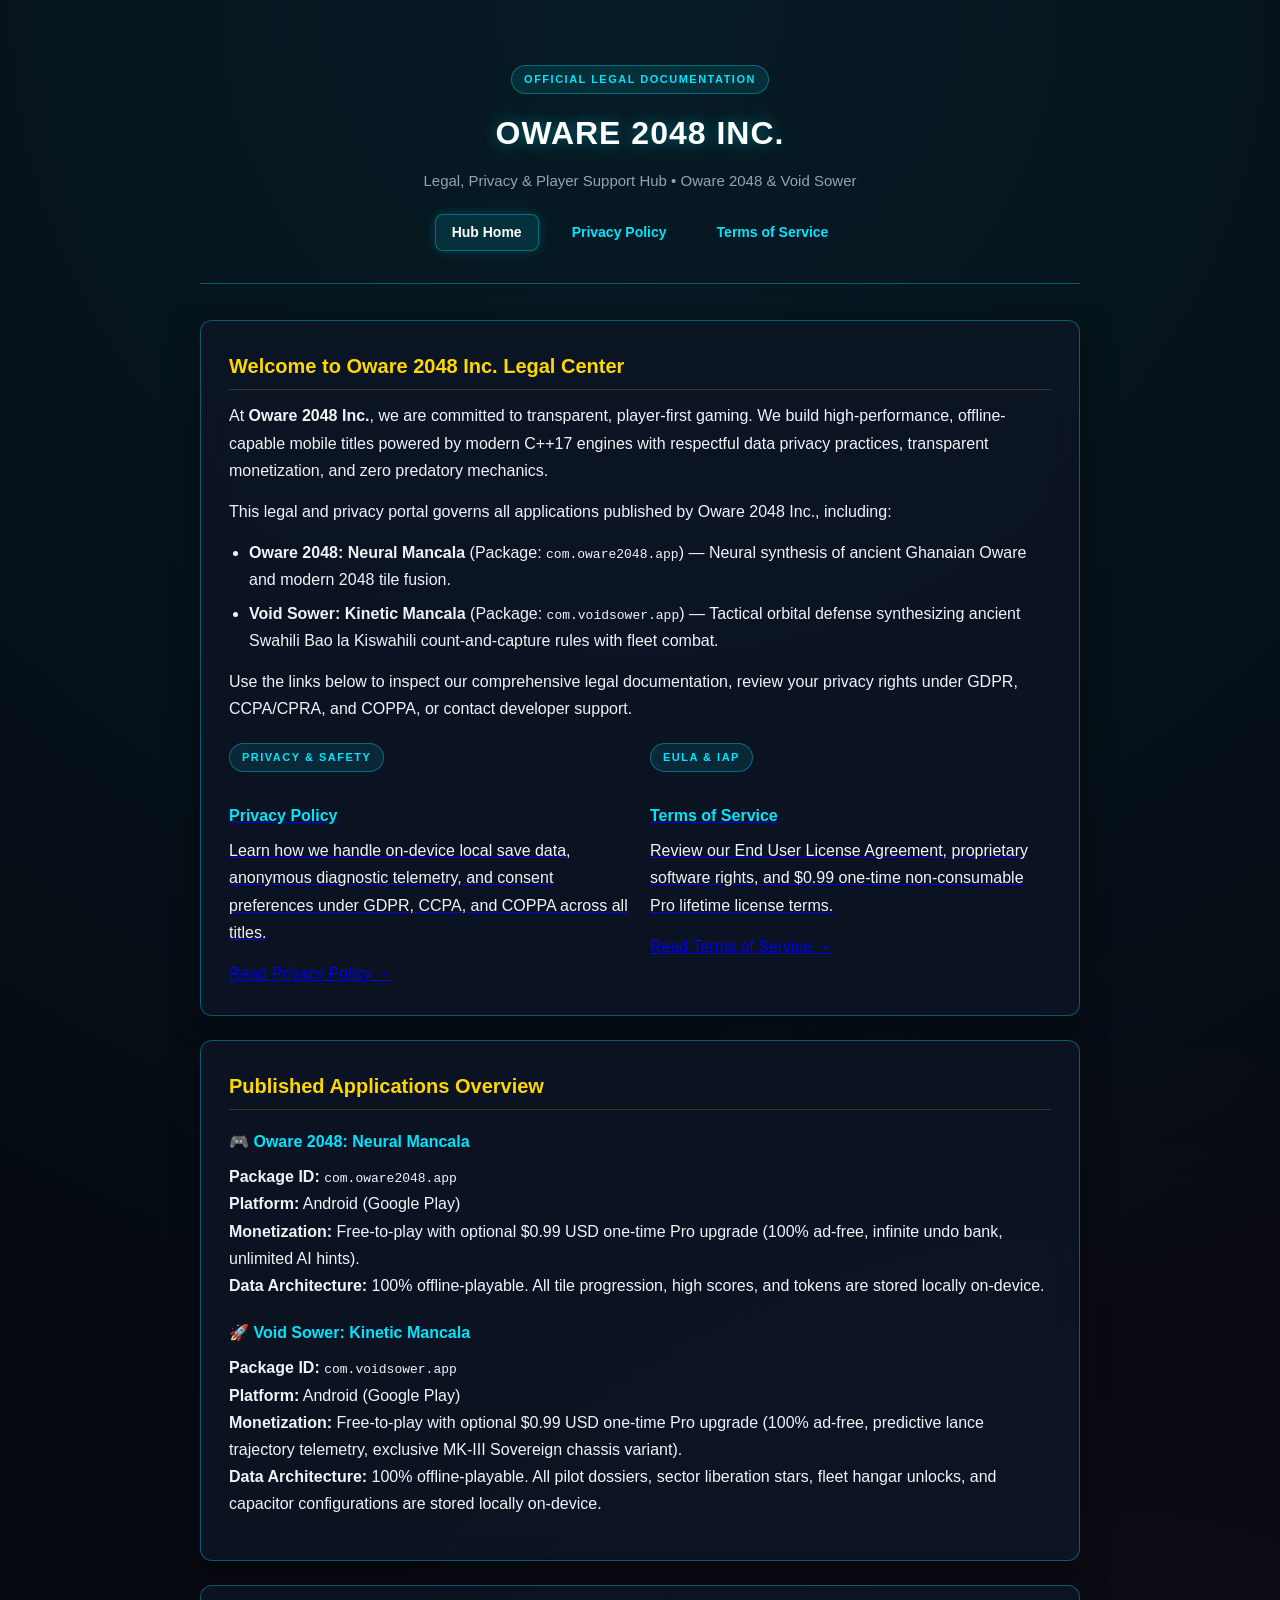
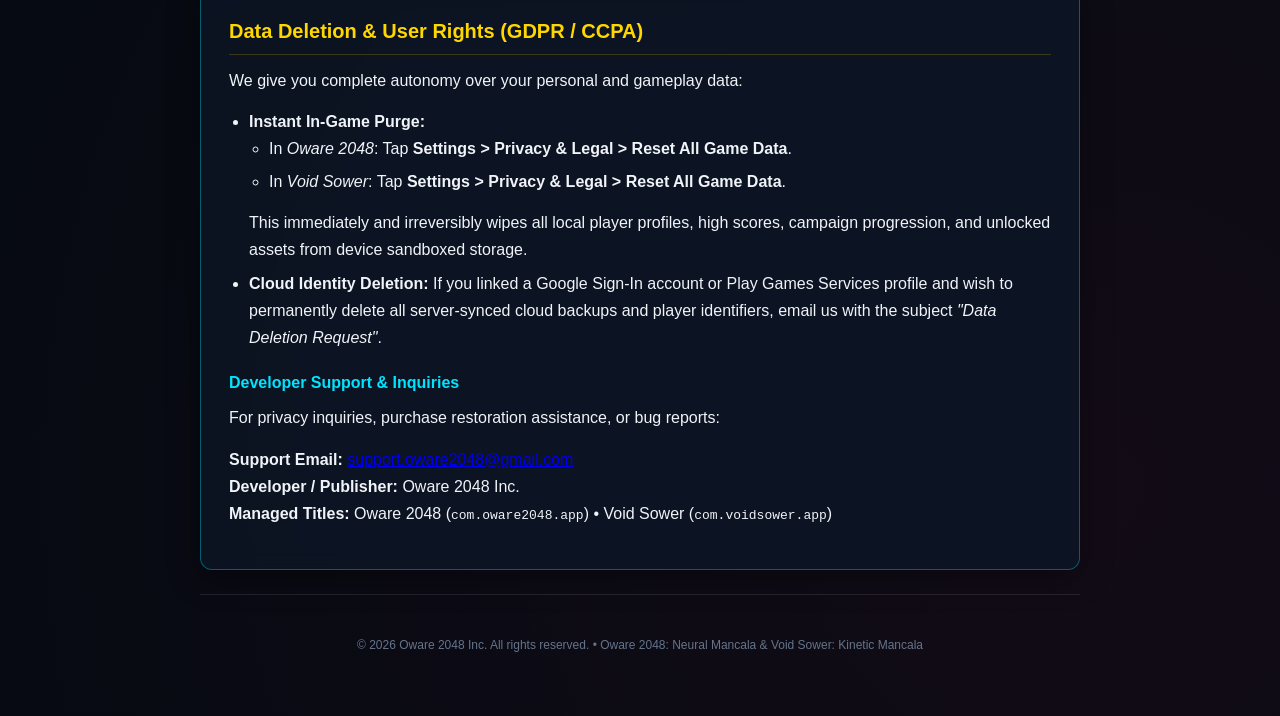
<file: web_legal/index.html>
<!--
  Copyright 2026 Oware 2048 Inc.

  Licensed under the Apache License, Version 2.0 (the "License");
  you may not use this file except in compliance with the License.
  You may obtain a copy of the License at

      http://www.apache.org/licenses/LICENSE-2.0

  Unless required by applicable law or agreed to in writing, software
  distributed under the License is distributed on an "AS IS" BASIS,
  WITHOUT WARRANTIES OR CONDITIONS OF ANY KIND, either express or implied.
  See the License for the specific language governing permissions and
  limitations under the License.
-->

<!DOCTYPE html>
<html lang="en">
<head>
  <meta charset="UTF-8">
  <meta name="viewport" content="width=device-width, initial-scale=1.0">
  <title>Oware 2048 Inc. — Legal, Privacy & Support Portal</title>
  <link rel="stylesheet" href="style.css">
  <meta name="description" content="Official Legal, Privacy Policy, and Terms of Service portal for Oware 2048 Inc. mobile games including Oware 2048 and Void Sower.">
</head>
<body>
  <div class="container">
    <header>
      <div class="badge">Official Legal Documentation</div>
      <h1>OWARE 2048 INC.</h1>
      <div class="subtitle">Legal, Privacy & Player Support Hub • Oware 2048 &amp; Void Sower</div>
      <nav class="nav-bar">
        <a href="index.html" class="nav-link active">Hub Home</a>
        <a href="privacy.html" class="nav-link">Privacy Policy</a>
        <a href="terms.html" class="nav-link">Terms of Service</a>
      </nav>
    </header>

    <main>
      <div class="card">
        <h2>Welcome to Oware 2048 Inc. Legal Center</h2>
        <p>
          At <strong>Oware 2048 Inc.</strong>, we are committed to transparent, player-first gaming. We build high-performance, offline-capable mobile titles powered by modern C++17 engines with respectful data privacy practices, transparent monetization, and zero predatory mechanics.
        </p>
        <p>
          This legal and privacy portal governs all applications published by Oware 2048 Inc., including:
        </p>
        <ul>
          <li><strong>Oware 2048: Neural Mancala</strong> (Package: <code>com.oware2048.app</code>) — Neural synthesis of ancient Ghanaian Oware and modern 2048 tile fusion.</li>
          <li><strong>Void Sower: Kinetic Mancala</strong> (Package: <code>com.voidsower.app</code>) — Tactical orbital defense synthesizing ancient Swahili Bao la Kiswahili count-and-capture rules with fleet combat.</li>
        </ul>
        <p>
          Use the links below to inspect our comprehensive legal documentation, review your privacy rights under GDPR, CCPA/CPRA, and COPPA, or contact developer support.
        </p>

        <div class="grid-cards">
          <a href="privacy.html" class="portal-card">
            <div>
              <div class="badge">Privacy &amp; Safety</div>
              <h3>Privacy Policy</h3>
              <p>Learn how we handle on-device local save data, anonymous diagnostic telemetry, and consent preferences under GDPR, CCPA, and COPPA across all titles.</p>
            </div>
            <span class="action-text">Read Privacy Policy →</span>
          </a>

          <a href="terms.html" class="portal-card">
            <div>
              <div class="badge">EULA &amp; IAP</div>
              <h3>Terms of Service</h3>
              <p>Review our End User License Agreement, proprietary software rights, and $0.99 one-time non-consumable Pro lifetime license terms.</p>
            </div>
            <span class="action-text">Read Terms of Service →</span>
          </a>
        </div>
      </div>

      <div class="card">
        <h2>Published Applications Overview</h2>
        
        <div class="contact-box" style="margin-bottom: 20px;">
          <h3>🎮 Oware 2048: Neural Mancala</h3>
          <p>
            <strong>Package ID:</strong> <code>com.oware2048.app</code><br>
            <strong>Platform:</strong> Android (Google Play)<br>
            <strong>Monetization:</strong> Free-to-play with optional $0.99 USD one-time Pro upgrade (100% ad-free, infinite undo bank, unlimited AI hints).<br>
            <strong>Data Architecture:</strong> 100% offline-playable. All tile progression, high scores, and tokens are stored locally on-device.
          </p>
        </div>

        <div class="contact-box">
          <h3>🚀 Void Sower: Kinetic Mancala</h3>
          <p>
            <strong>Package ID:</strong> <code>com.voidsower.app</code><br>
            <strong>Platform:</strong> Android (Google Play)<br>
            <strong>Monetization:</strong> Free-to-play with optional $0.99 USD one-time Pro upgrade (100% ad-free, predictive lance trajectory telemetry, exclusive MK-III Sovereign chassis variant).<br>
            <strong>Data Architecture:</strong> 100% offline-playable. All pilot dossiers, sector liberation stars, fleet hangar unlocks, and capacitor configurations are stored locally on-device.
          </p>
        </div>
      </div>

      <div class="card">
        <h2>Data Deletion &amp; User Rights (GDPR / CCPA)</h2>
        <p>
          We give you complete autonomy over your personal and gameplay data:
        </p>
        <ul>
          <li><strong>Instant In-Game Purge:</strong>
            <ul>
              <li>In <em>Oware 2048</em>: Tap <strong>Settings &gt; Privacy &amp; Legal &gt; Reset All Game Data</strong>.</li>
              <li>In <em>Void Sower</em>: Tap <strong>Settings &gt; Privacy &amp; Legal &gt; Reset All Game Data</strong>.</li>
            </ul>
            This immediately and irreversibly wipes all local player profiles, high scores, campaign progression, and unlocked assets from device sandboxed storage.
          </li>
          <li><strong>Cloud Identity Deletion:</strong> If you linked a Google Sign-In account or Play Games Services profile and wish to permanently delete all server-synced cloud backups and player identifiers, email us with the subject <em>"Data Deletion Request"</em>.</li>
        </ul>

        <div class="contact-box">
          <h3>Developer Support &amp; Inquiries</h3>
          <p>
            For privacy inquiries, purchase restoration assistance, or bug reports:
          </p>
          <p>
            <strong>Support Email:</strong> <a href="mailto:support.oware2048@gmail.com">support.oware2048@gmail.com</a><br>
            <strong>Developer / Publisher:</strong> Oware 2048 Inc.<br>
            <strong>Managed Titles:</strong> Oware 2048 (<code>com.oware2048.app</code>) • Void Sower (<code>com.voidsower.app</code>)
          </p>
        </div>
      </div>
    </main>

    <footer>
      &copy; 2026 Oware 2048 Inc. All rights reserved. • Oware 2048: Neural Mancala &amp; Void Sower: Kinetic Mancala
    </footer>
  </div>
</body>
</html>
</file>
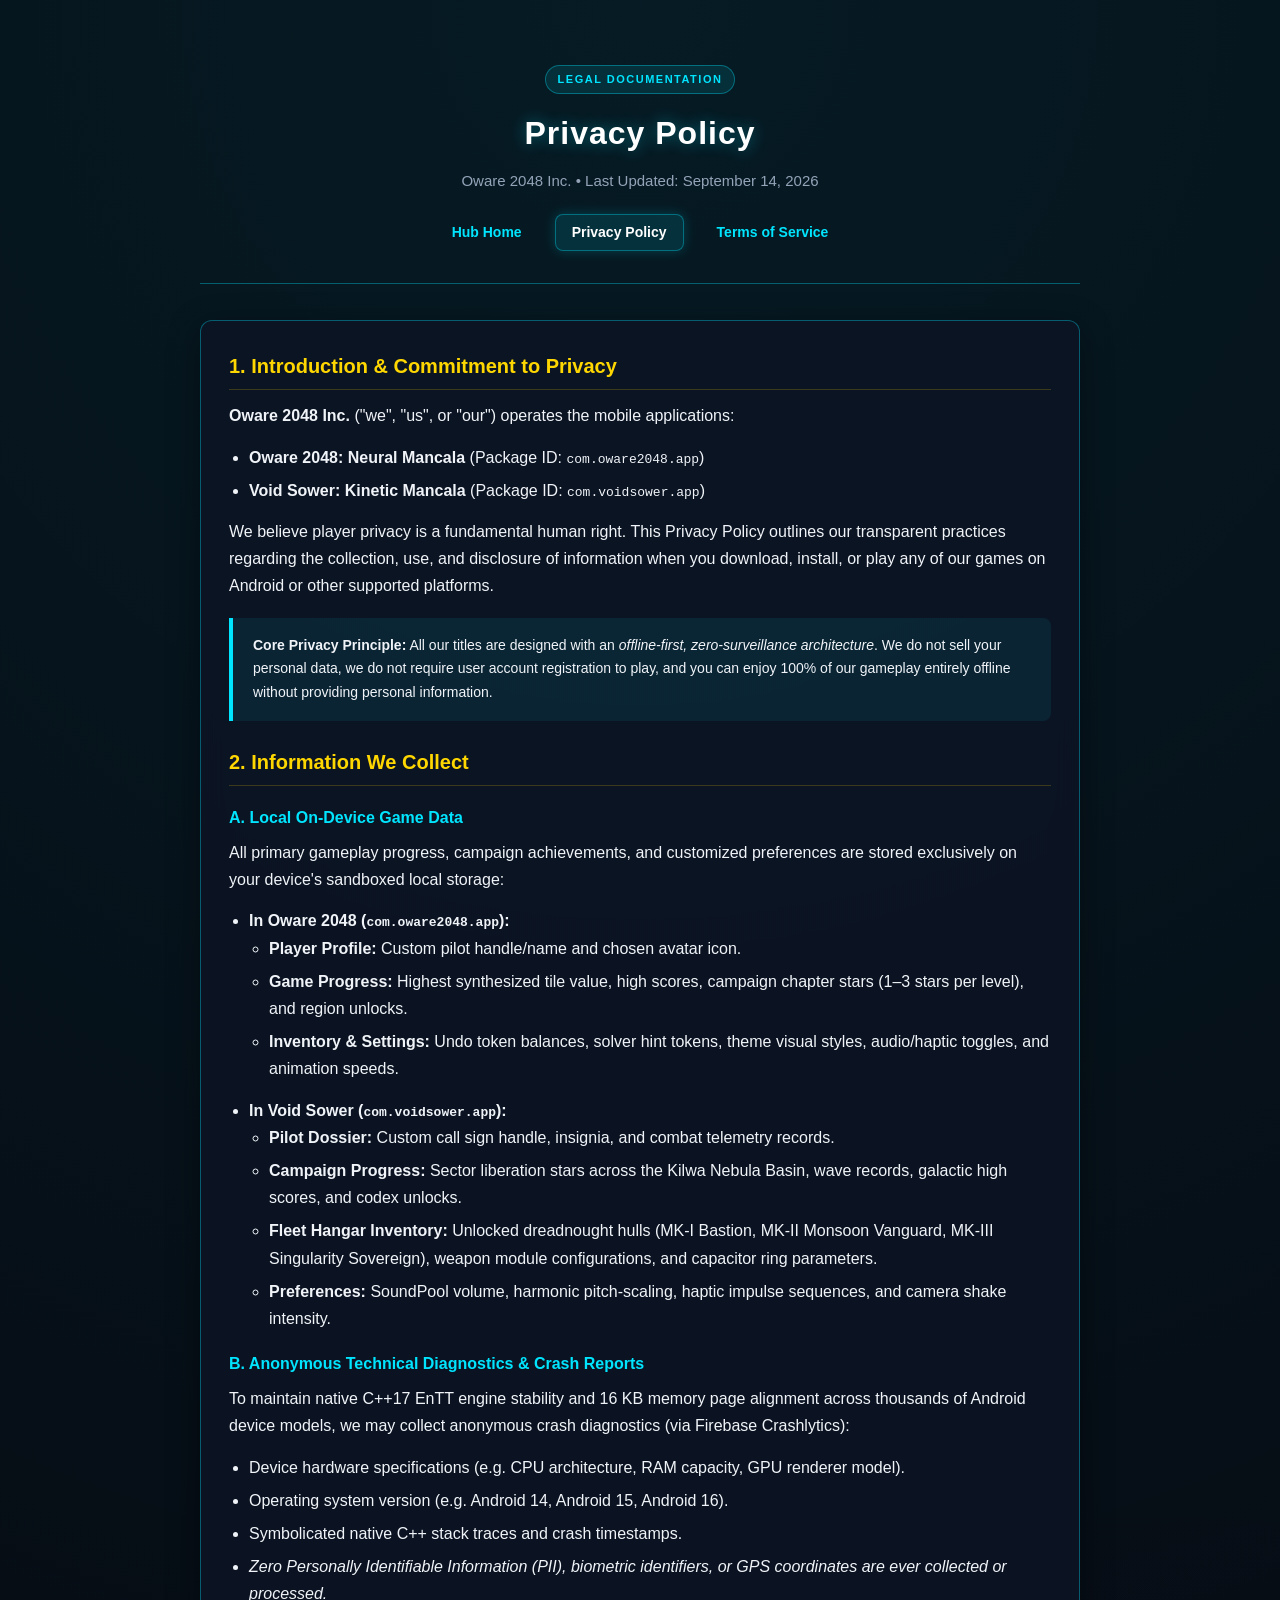
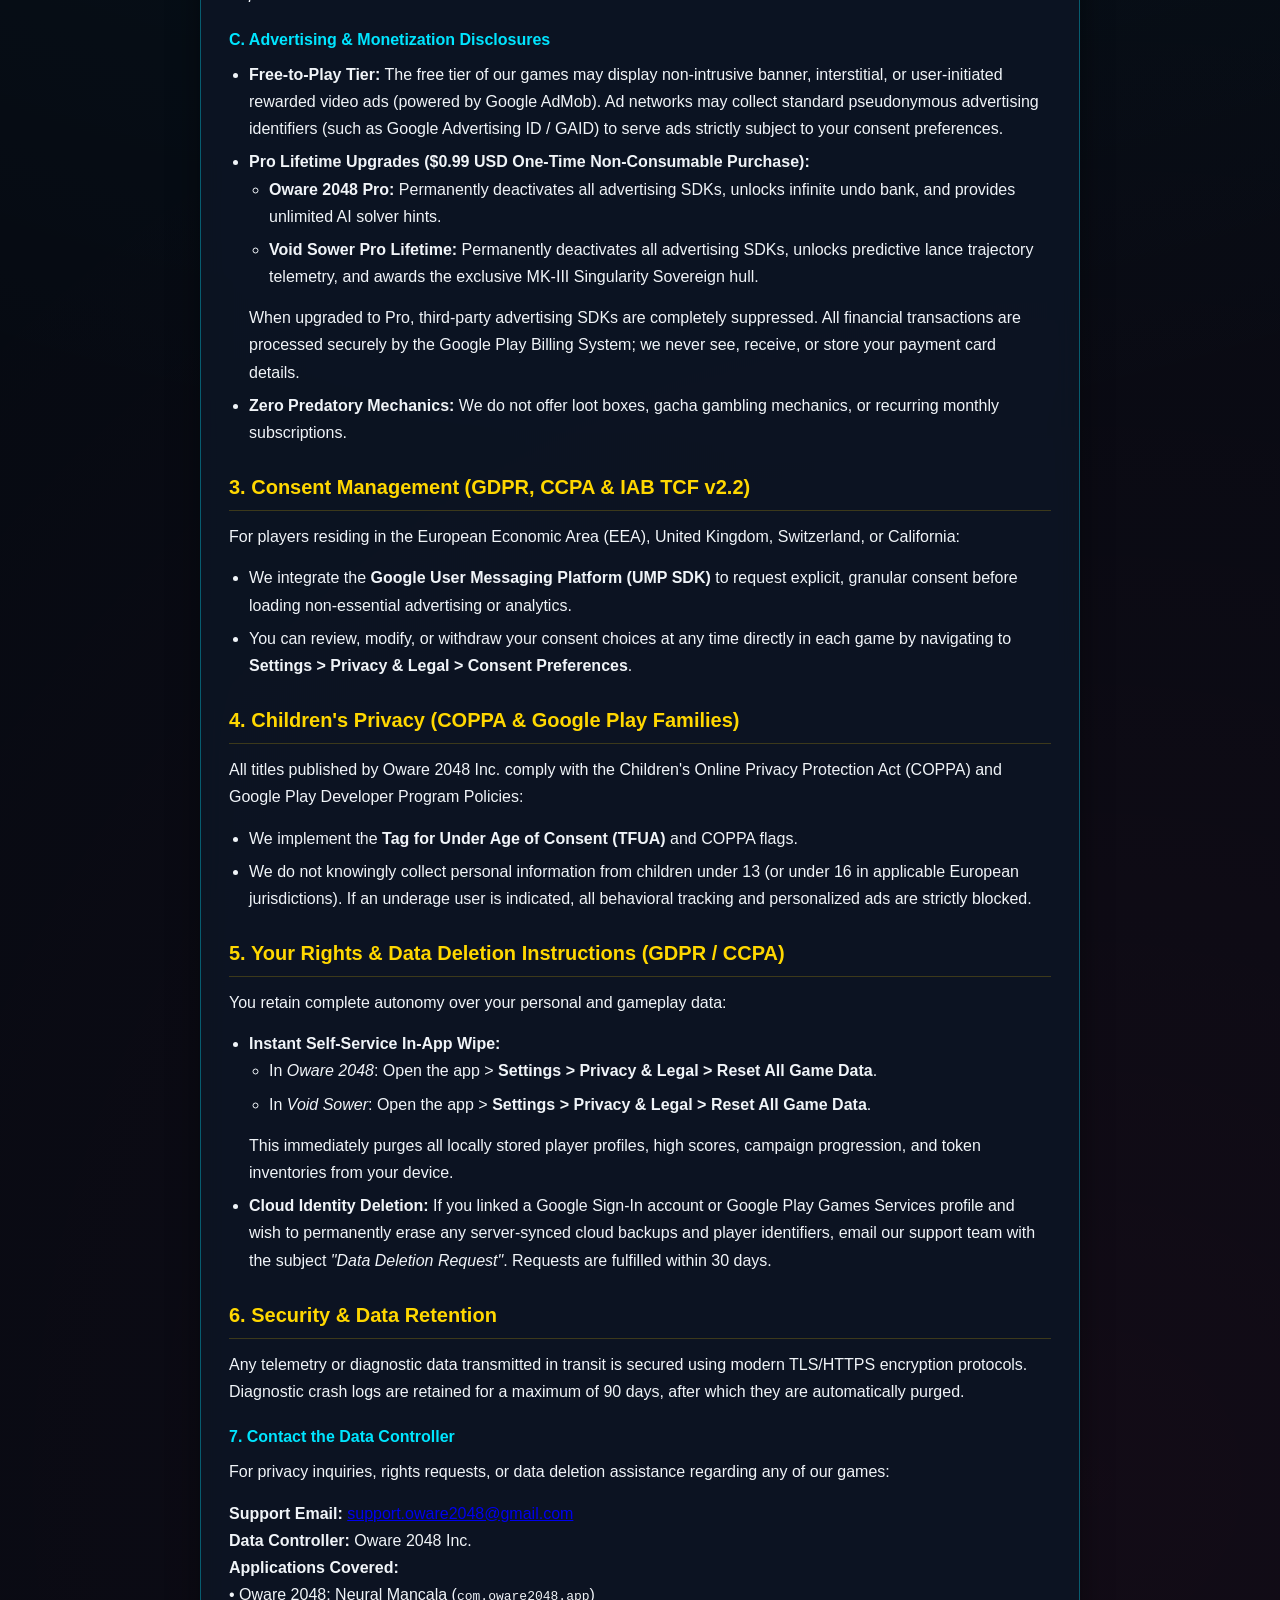
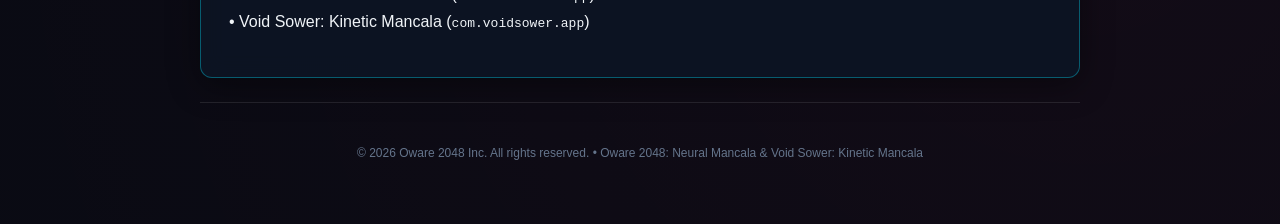
<file: web_legal/privacy.html>
<!--
  Copyright 2026 Oware 2048 Inc.

  Licensed under the Apache License, Version 2.0 (the "License");
  you may not use this file except in compliance with the License.
  You may obtain a copy of the License at

      http://www.apache.org/licenses/LICENSE-2.0

  Unless required by applicable law or agreed to in writing, software
  distributed under the License is distributed on an "AS IS" BASIS,
  WITHOUT WARRANTIES OR CONDITIONS OF ANY KIND, either express or implied.
  See the License for the specific language governing permissions and
  limitations under the License.
-->

<!DOCTYPE html>
<html lang="en">
<head>
  <meta charset="UTF-8">
  <meta name="viewport" content="width=device-width, initial-scale=1.0">
  <title>Privacy Policy — Oware 2048 Inc.</title>
  <link rel="stylesheet" href="style.css">
  <meta name="description" content="Official Privacy Policy for Oware 2048 Inc. mobile applications including Oware 2048: Neural Mancala and Void Sower: Kinetic Mancala.">
</head>
<body>
  <div class="container">
    <header>
      <div class="badge">Legal Documentation</div>
      <h1>Privacy Policy</h1>
      <div class="subtitle">Oware 2048 Inc. • Last Updated: September 14, 2026</div>
      <nav class="nav-bar">
        <a href="index.html" class="nav-link">Hub Home</a>
        <a href="privacy.html" class="nav-link active">Privacy Policy</a>
        <a href="terms.html" class="nav-link">Terms of Service</a>
      </nav>
    </header>

    <main>
      <div class="card">
        <h2>1. Introduction &amp; Commitment to Privacy</h2>
        <p>
          <strong>Oware 2048 Inc.</strong> ("we", "us", or "our") operates the mobile applications:
        </p>
        <ul>
          <li><strong>Oware 2048: Neural Mancala</strong> (Package ID: <code>com.oware2048.app</code>)</li>
          <li><strong>Void Sower: Kinetic Mancala</strong> (Package ID: <code>com.voidsower.app</code>)</li>
        </ul>
        <p>
          We believe player privacy is a fundamental human right. This Privacy Policy outlines our transparent practices regarding the collection, use, and disclosure of information when you download, install, or play any of our games on Android or other supported platforms.
        </p>
        <div class="highlight-box">
          <strong>Core Privacy Principle:</strong> All our titles are designed with an <em>offline-first, zero-surveillance architecture</em>. We do not sell your personal data, we do not require user account registration to play, and you can enjoy 100% of our gameplay entirely offline without providing personal information.
        </div>

        <h2>2. Information We Collect</h2>

        <h3>A. Local On-Device Game Data</h3>
        <p>
          All primary gameplay progress, campaign achievements, and customized preferences are stored exclusively on your device's sandboxed local storage:
        </p>
        <ul>
          <li><strong>In Oware 2048 (<code>com.oware2048.app</code>):</strong>
            <ul>
              <li><strong>Player Profile:</strong> Custom pilot handle/name and chosen avatar icon.</li>
              <li><strong>Game Progress:</strong> Highest synthesized tile value, high scores, campaign chapter stars (1–3 stars per level), and region unlocks.</li>
              <li><strong>Inventory &amp; Settings:</strong> Undo token balances, solver hint tokens, theme visual styles, audio/haptic toggles, and animation speeds.</li>
            </ul>
          </li>
          <li><strong>In Void Sower (<code>com.voidsower.app</code>):</strong>
            <ul>
              <li><strong>Pilot Dossier:</strong> Custom call sign handle, insignia, and combat telemetry records.</li>
              <li><strong>Campaign Progress:</strong> Sector liberation stars across the Kilwa Nebula Basin, wave records, galactic high scores, and codex unlocks.</li>
              <li><strong>Fleet Hangar Inventory:</strong> Unlocked dreadnought hulls (MK-I Bastion, MK-II Monsoon Vanguard, MK-III Singularity Sovereign), weapon module configurations, and capacitor ring parameters.</li>
              <li><strong>Preferences:</strong> SoundPool volume, harmonic pitch-scaling, haptic impulse sequences, and camera shake intensity.</li>
            </ul>
          </li>
        </ul>

        <h3>B. Anonymous Technical Diagnostics &amp; Crash Reports</h3>
        <p>
          To maintain native C++17 EnTT engine stability and 16 KB memory page alignment across thousands of Android device models, we may collect anonymous crash diagnostics (via Firebase Crashlytics):
        </p>
        <ul>
          <li>Device hardware specifications (e.g. CPU architecture, RAM capacity, GPU renderer model).</li>
          <li>Operating system version (e.g. Android 14, Android 15, Android 16).</li>
          <li>Symbolicated native C++ stack traces and crash timestamps.</li>
          <li><em>Zero Personally Identifiable Information (PII), biometric identifiers, or GPS coordinates are ever collected or processed.</em></li>
        </ul>

        <h3>C. Advertising &amp; Monetization Disclosures</h3>
        <ul>
          <li><strong>Free-to-Play Tier:</strong> The free tier of our games may display non-intrusive banner, interstitial, or user-initiated rewarded video ads (powered by Google AdMob). Ad networks may collect standard pseudonymous advertising identifiers (such as Google Advertising ID / GAID) to serve ads strictly subject to your consent preferences.</li>
          <li><strong>Pro Lifetime Upgrades ($0.99 USD One-Time Non-Consumable Purchase):</strong>
            <ul>
              <li><strong>Oware 2048 Pro:</strong> Permanently deactivates all advertising SDKs, unlocks infinite undo bank, and provides unlimited AI solver hints.</li>
              <li><strong>Void Sower Pro Lifetime:</strong> Permanently deactivates all advertising SDKs, unlocks predictive lance trajectory telemetry, and awards the exclusive MK-III Singularity Sovereign hull.</li>
            </ul>
            When upgraded to Pro, third-party advertising SDKs are completely suppressed. All financial transactions are processed securely by the Google Play Billing System; we never see, receive, or store your payment card details.
          </li>
          <li><strong>Zero Predatory Mechanics:</strong> We do not offer loot boxes, gacha gambling mechanics, or recurring monthly subscriptions.</li>
        </ul>

        <h2>3. Consent Management (GDPR, CCPA &amp; IAB TCF v2.2)</h2>
        <p>
          For players residing in the European Economic Area (EEA), United Kingdom, Switzerland, or California:
        </p>
        <ul>
          <li>We integrate the <strong>Google User Messaging Platform (UMP SDK)</strong> to request explicit, granular consent before loading non-essential advertising or analytics.</li>
          <li>You can review, modify, or withdraw your consent choices at any time directly in each game by navigating to <strong>Settings &gt; Privacy &amp; Legal &gt; Consent Preferences</strong>.</li>
        </ul>

        <h2>4. Children's Privacy (COPPA &amp; Google Play Families)</h2>
        <p>
          All titles published by Oware 2048 Inc. comply with the Children's Online Privacy Protection Act (COPPA) and Google Play Developer Program Policies:
        </p>
        <ul>
          <li>We implement the <strong>Tag for Under Age of Consent (TFUA)</strong> and COPPA flags.</li>
          <li>We do not knowingly collect personal information from children under 13 (or under 16 in applicable European jurisdictions). If an underage user is indicated, all behavioral tracking and personalized ads are strictly blocked.</li>
        </ul>

        <h2>5. Your Rights &amp; Data Deletion Instructions (GDPR / CCPA)</h2>
        <p>
          You retain complete autonomy over your personal and gameplay data:
        </p>
        <ul>
          <li><strong>Instant Self-Service In-App Wipe:</strong>
            <ul>
              <li>In <em>Oware 2048</em>: Open the app &gt; <strong>Settings &gt; Privacy &amp; Legal &gt; Reset All Game Data</strong>.</li>
              <li>In <em>Void Sower</em>: Open the app &gt; <strong>Settings &gt; Privacy &amp; Legal &gt; Reset All Game Data</strong>.</li>
            </ul>
            This immediately purges all locally stored player profiles, high scores, campaign progression, and token inventories from your device.
          </li>
          <li><strong>Cloud Identity Deletion:</strong> If you linked a Google Sign-In account or Google Play Games Services profile and wish to permanently erase any server-synced cloud backups and player identifiers, email our support team with the subject <em>"Data Deletion Request"</em>. Requests are fulfilled within 30 days.</li>
        </ul>

        <h2>6. Security &amp; Data Retention</h2>
        <p>
          Any telemetry or diagnostic data transmitted in transit is secured using modern TLS/HTTPS encryption protocols. Diagnostic crash logs are retained for a maximum of 90 days, after which they are automatically purged.
        </p>

        <div class="contact-box">
          <h3>7. Contact the Data Controller</h3>
          <p>
            For privacy inquiries, rights requests, or data deletion assistance regarding any of our games:
          </p>
          <p>
            <strong>Support Email:</strong> <a href="mailto:support.oware2048@gmail.com">support.oware2048@gmail.com</a><br>
            <strong>Data Controller:</strong> Oware 2048 Inc.<br>
            <strong>Applications Covered:</strong><br>
            • Oware 2048: Neural Mancala (<code>com.oware2048.app</code>)<br>
            • Void Sower: Kinetic Mancala (<code>com.voidsower.app</code>)
          </p>
        </div>
      </div>
    </main>

    <footer>
      &copy; 2026 Oware 2048 Inc. All rights reserved. • Oware 2048: Neural Mancala &amp; Void Sower: Kinetic Mancala
    </footer>
  </div>
</body>
</html>
</file>
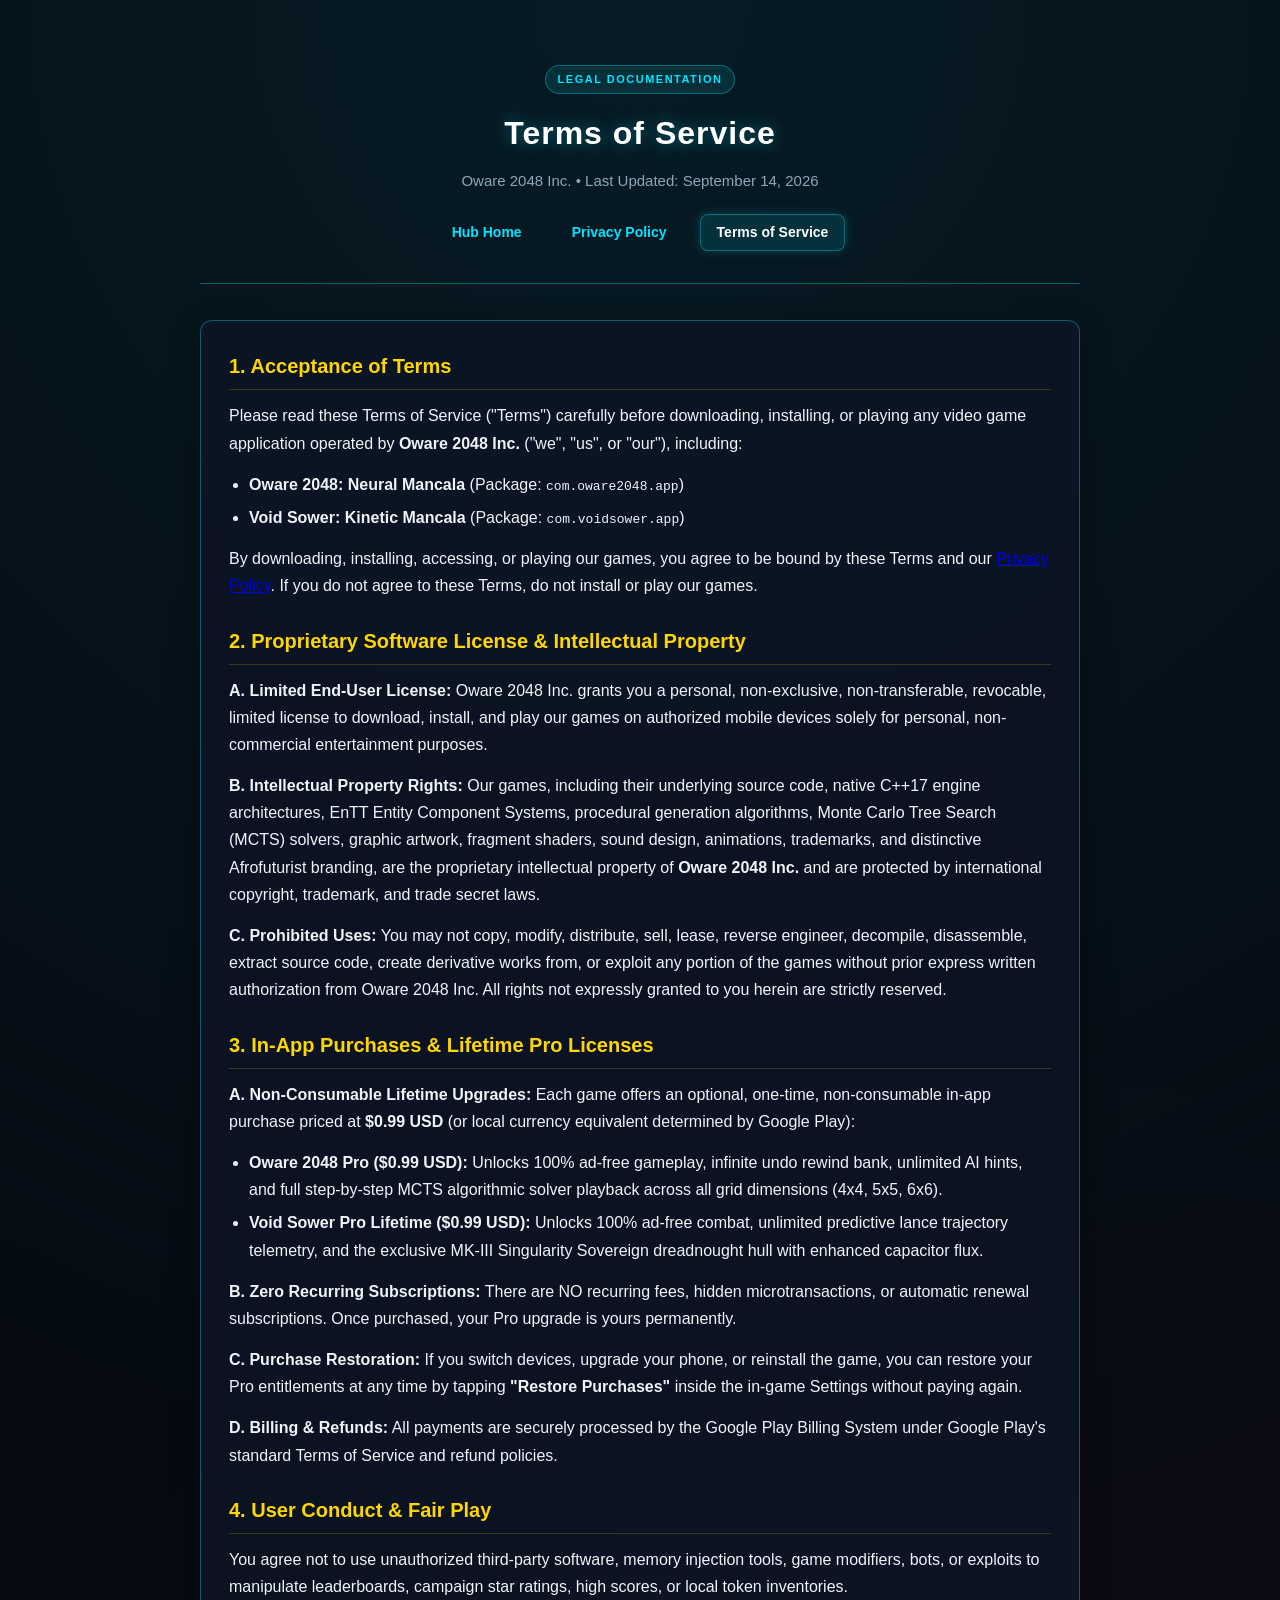
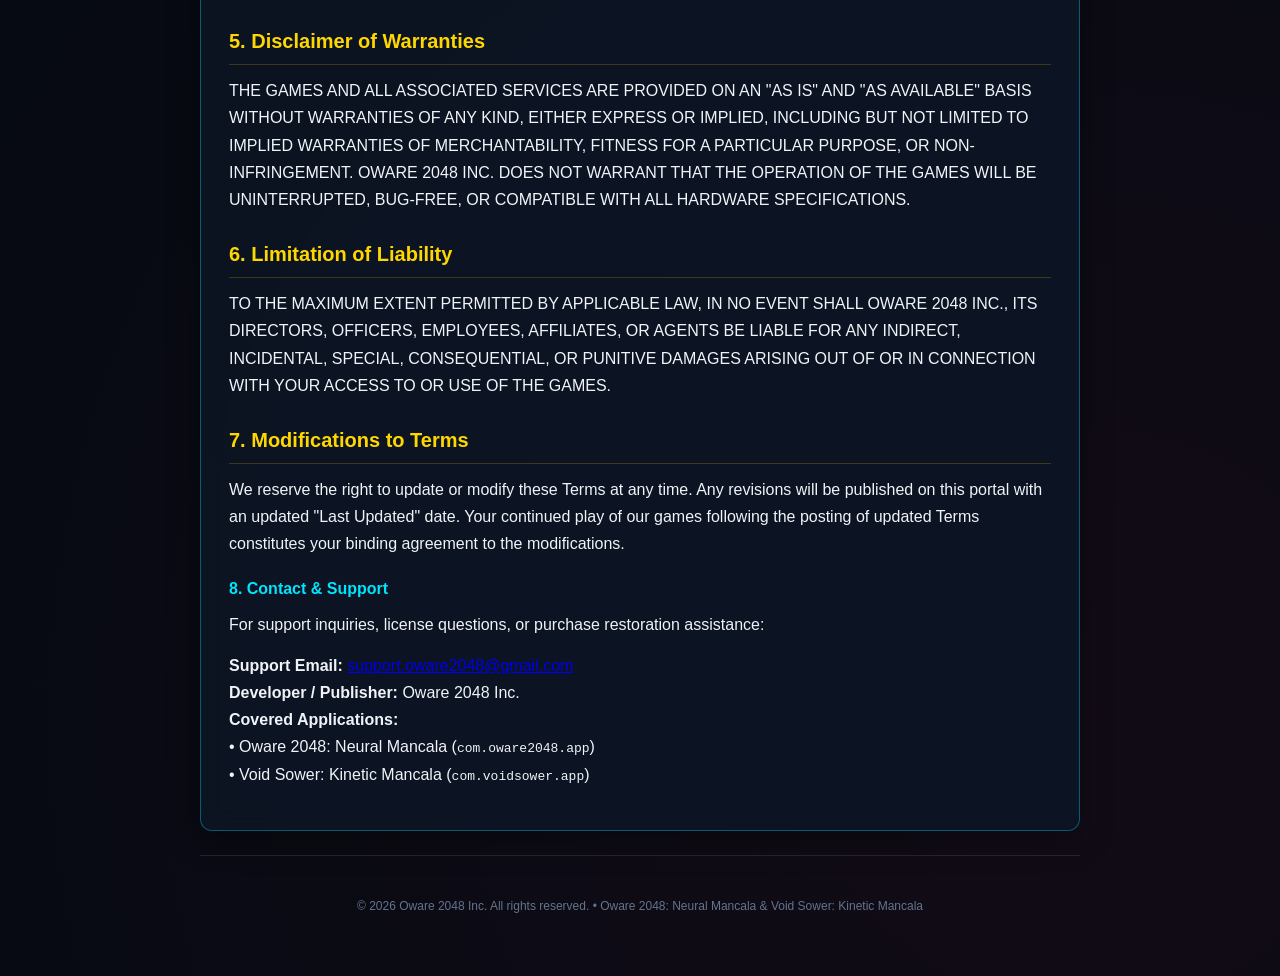
<file: web_legal/terms.html>
<!--
  Copyright 2026 Oware 2048 Inc.

  Licensed under the Apache License, Version 2.0 (the "License");
  you may not use this file except in compliance with the License.
  You may obtain a copy of the License at

      http://www.apache.org/licenses/LICENSE-2.0

  Unless required by applicable law or agreed to in writing, software
  distributed under the License is distributed on an "AS IS" BASIS,
  WITHOUT WARRANTIES OR CONDITIONS OF ANY KIND, either express or implied.
  See the License for the specific language governing permissions and
  limitations under the License.
-->

<!DOCTYPE html>
<html lang="en">
<head>
  <meta charset="UTF-8">
  <meta name="viewport" content="width=device-width, initial-scale=1.0">
  <title>Terms of Service — Oware 2048 Inc.</title>
  <link rel="stylesheet" href="style.css">
  <meta name="description" content="Official Terms of Service and End User License Agreement (EULA) for Oware 2048 Inc. mobile titles including Oware 2048 and Void Sower.">
</head>
<body>
  <div class="container">
    <header>
      <div class="badge">Legal Documentation</div>
      <h1>Terms of Service</h1>
      <div class="subtitle">Oware 2048 Inc. • Last Updated: September 14, 2026</div>
      <nav class="nav-bar">
        <a href="index.html" class="nav-link">Hub Home</a>
        <a href="privacy.html" class="nav-link">Privacy Policy</a>
        <a href="terms.html" class="nav-link active">Terms of Service</a>
      </nav>
    </header>

    <main>
      <div class="card">
        <h2>1. Acceptance of Terms</h2>
        <p>
          Please read these Terms of Service ("Terms") carefully before downloading, installing, or playing any video game application operated by <strong>Oware 2048 Inc.</strong> ("we", "us", or "our"), including:
        </p>
        <ul>
          <li><strong>Oware 2048: Neural Mancala</strong> (Package: <code>com.oware2048.app</code>)</li>
          <li><strong>Void Sower: Kinetic Mancala</strong> (Package: <code>com.voidsower.app</code>)</li>
        </ul>
        <p>
          By downloading, installing, accessing, or playing our games, you agree to be bound by these Terms and our <a href="privacy.html">Privacy Policy</a>. If you do not agree to these Terms, do not install or play our games.
        </p>

        <h2>2. Proprietary Software License &amp; Intellectual Property</h2>
        <p>
          <strong>A. Limited End-User License:</strong> Oware 2048 Inc. grants you a personal, non-exclusive, non-transferable, revocable, limited license to download, install, and play our games on authorized mobile devices solely for personal, non-commercial entertainment purposes.
        </p>
        <p>
          <strong>B. Intellectual Property Rights:</strong> Our games, including their underlying source code, native C++17 engine architectures, EnTT Entity Component Systems, procedural generation algorithms, Monte Carlo Tree Search (MCTS) solvers, graphic artwork, fragment shaders, sound design, animations, trademarks, and distinctive Afrofuturist branding, are the proprietary intellectual property of <strong>Oware 2048 Inc.</strong> and are protected by international copyright, trademark, and trade secret laws.
        </p>
        <p>
          <strong>C. Prohibited Uses:</strong> You may not copy, modify, distribute, sell, lease, reverse engineer, decompile, disassemble, extract source code, create derivative works from, or exploit any portion of the games without prior express written authorization from Oware 2048 Inc. All rights not expressly granted to you herein are strictly reserved.
        </p>

        <h2>3. In-App Purchases &amp; Lifetime Pro Licenses</h2>
        <p>
          <strong>A. Non-Consumable Lifetime Upgrades:</strong> Each game offers an optional, one-time, non-consumable in-app purchase priced at <strong>$0.99 USD</strong> (or local currency equivalent determined by Google Play):
        </p>
        <ul>
          <li><strong>Oware 2048 Pro ($0.99 USD):</strong> Unlocks 100% ad-free gameplay, infinite undo rewind bank, unlimited AI hints, and full step-by-step MCTS algorithmic solver playback across all grid dimensions (4x4, 5x5, 6x6).</li>
          <li><strong>Void Sower Pro Lifetime ($0.99 USD):</strong> Unlocks 100% ad-free combat, unlimited predictive lance trajectory telemetry, and the exclusive MK-III Singularity Sovereign dreadnought hull with enhanced capacitor flux.</li>
        </ul>
        <p>
          <strong>B. Zero Recurring Subscriptions:</strong> There are NO recurring fees, hidden microtransactions, or automatic renewal subscriptions. Once purchased, your Pro upgrade is yours permanently.
        </p>
        <p>
          <strong>C. Purchase Restoration:</strong> If you switch devices, upgrade your phone, or reinstall the game, you can restore your Pro entitlements at any time by tapping <strong>"Restore Purchases"</strong> inside the in-game Settings without paying again.
        </p>
        <p>
          <strong>D. Billing &amp; Refunds:</strong> All payments are securely processed by the Google Play Billing System under Google Play's standard Terms of Service and refund policies.
        </p>

        <h2>4. User Conduct &amp; Fair Play</h2>
        <p>
          You agree not to use unauthorized third-party software, memory injection tools, game modifiers, bots, or exploits to manipulate leaderboards, campaign star ratings, high scores, or local token inventories.
        </p>

        <h2>5. Disclaimer of Warranties</h2>
        <p>
          THE GAMES AND ALL ASSOCIATED SERVICES ARE PROVIDED ON AN "AS IS" AND "AS AVAILABLE" BASIS WITHOUT WARRANTIES OF ANY KIND, EITHER EXPRESS OR IMPLIED, INCLUDING BUT NOT LIMITED TO IMPLIED WARRANTIES OF MERCHANTABILITY, FITNESS FOR A PARTICULAR PURPOSE, OR NON-INFRINGEMENT. OWARE 2048 INC. DOES NOT WARRANT THAT THE OPERATION OF THE GAMES WILL BE UNINTERRUPTED, BUG-FREE, OR COMPATIBLE WITH ALL HARDWARE SPECIFICATIONS.
        </p>

        <h2>6. Limitation of Liability</h2>
        <p>
          TO THE MAXIMUM EXTENT PERMITTED BY APPLICABLE LAW, IN NO EVENT SHALL OWARE 2048 INC., ITS DIRECTORS, OFFICERS, EMPLOYEES, AFFILIATES, OR AGENTS BE LIABLE FOR ANY INDIRECT, INCIDENTAL, SPECIAL, CONSEQUENTIAL, OR PUNITIVE DAMAGES ARISING OUT OF OR IN CONNECTION WITH YOUR ACCESS TO OR USE OF THE GAMES.
        </p>

        <h2>7. Modifications to Terms</h2>
        <p>
          We reserve the right to update or modify these Terms at any time. Any revisions will be published on this portal with an updated "Last Updated" date. Your continued play of our games following the posting of updated Terms constitutes your binding agreement to the modifications.
        </p>

        <div class="contact-box">
          <h3>8. Contact &amp; Support</h3>
          <p>
            For support inquiries, license questions, or purchase restoration assistance:
          </p>
          <p>
            <strong>Support Email:</strong> <a href="mailto:support.oware2048@gmail.com">support.oware2048@gmail.com</a><br>
            <strong>Developer / Publisher:</strong> Oware 2048 Inc.<br>
            <strong>Covered Applications:</strong><br>
            • Oware 2048: Neural Mancala (<code>com.oware2048.app</code>)<br>
            • Void Sower: Kinetic Mancala (<code>com.voidsower.app</code>)
          </p>
        </div>
      </div>
    </main>

    <footer>
      &copy; 2026 Oware 2048 Inc. All rights reserved. • Oware 2048: Neural Mancala &amp; Void Sower: Kinetic Mancala
    </footer>
  </div>
</body>
</html>
</file>
<file: web_legal/style.css>
/*
 * Copyright 2026 Void Sower Authors.
 *
 * Licensed under the Apache License, Version 2.0 (the "License");
 * you may not use this file except in compliance with the License.
 * You may obtain a copy of the License at
 *
 *     http://www.apache.org/licenses/LICENSE-2.0
 *
 * Unless required by applicable law or agreed to in writing, software
 * distributed under the License is distributed on an "AS IS" BASIS,
 * WITHOUT WARRANTIES OR CONDITIONS OF ANY KIND, either express or implied.
 * See the License for the specific language governing permissions and
 * limitations under the License.
 */

:root {
  --bg-dark: #060A12;
  --bg-card: rgba(13, 20, 36, 0.90);
  --bg-card-hover: rgba(20, 31, 56, 0.95);
  --border-cyan: rgba(0, 229, 255, 0.35);
  --border-gold: rgba(255, 215, 0, 0.35);
  --border-crimson: rgba(255, 42, 109, 0.35);
  --neon-cyan: #00E5FF;
  --neon-gold: #FFD700;
  --neon-crimson: #FF2A6D;
  --text-main: #F0F4F8;
  --text-muted: #94A3B8;
  --text-dim: #64748B;
  --font-family: -apple-system, BlinkMacSystemFont, "Segoe UI", Roboto, "Helvetica Neue", Arial, sans-serif;
}

* {
  box-sizing: border-box;
  margin: 0;
  padding: 0;
}

body {
  background-color: var(--bg-dark);
  background-image: 
    radial-gradient(circle at 50% 0%, rgba(0, 229, 255, 0.08) 0%, transparent 60%),
    radial-gradient(circle at 85% 90%, rgba(255, 42, 109, 0.05) 0%, transparent 50%);
  color: var(--text-main);
  font-family: var(--font-family);
  line-height: 1.7;
  padding: 24px 16px 60px 16px;
  display: flex;
  justify-content: center;
  min-height: 100vh;
}

.container {
  max-width: 880px;
  width: 100%;
}

header {
  text-align: center;
  padding: 40px 0 32px 0;
  border-bottom: 1px solid var(--border-cyan);
  margin-bottom: 36px;
}

.badge {
  display: inline-block;
  font-size: 11px;
  font-weight: 700;
  letter-spacing: 1.5px;
  text-transform: uppercase;
  color: var(--neon-cyan);
  background: rgba(0, 229, 255, 0.1);
  padding: 4px 12px;
  border-radius: 20px;
  border: 1px solid var(--border-cyan);
  margin-bottom: 12px;
}

h1 {
  font-size: 32px;
  font-weight: 800;
  letter-spacing: 1px;
  color: #FFFFFF;
  margin-bottom: 8px;
  text-shadow: 0 0 16px rgba(0, 229, 255, 0.4);
}

.subtitle {
  color: var(--text-muted);
  font-size: 15px;
}

.nav-bar {
  display: flex;
  justify-content: center;
  gap: 16px;
  margin-top: 20px;
  flex-wrap: wrap;
}

.nav-link {
  color: var(--neon-cyan);
  text-decoration: none;
  font-size: 14px;
  font-weight: 600;
  padding: 6px 16px;
  border-radius: 8px;
  border: 1px solid transparent;
  transition: all 0.2s ease;
}

.nav-link:hover, .nav-link.active {
  background: rgba(0, 229, 255, 0.12);
  border-color: var(--border-cyan);
  color: #FFFFFF;
  box-shadow: 0 0 12px rgba(0, 229, 255, 0.2);
}

.card {
  background: var(--bg-card);
  border: 1px solid var(--border-cyan);
  border-radius: 12px;
  padding: 28px;
  margin-bottom: 24px;
  box-shadow: 0 8px 32px rgba(0, 0, 0, 0.4);
  backdrop-filter: blur(12px);
}

.card h2 {
  font-size: 20px;
  color: var(--neon-gold);
  margin-top: 24px;
  margin-bottom: 12px;
  border-bottom: 1px solid rgba(255, 215, 0, 0.2);
  padding-bottom: 6px;
}

.card h2:first-of-type {
  margin-top: 0;
}

.card h3 {
  font-size: 16px;
  color: var(--neon-cyan);
  margin-top: 18px;
  margin-bottom: 8px;
}

.card p {
  margin-bottom: 14px;
  color: var(--text-main);
}

.card ul {
  margin-left: 20px;
  margin-bottom: 14px;
}

.card li {
  margin-bottom: 6px;
  color: var(--text-main);
}

.highlight-box {
  background: rgba(0, 229, 255, 0.08);
  border-left: 4px solid var(--neon-cyan);
  padding: 16px 20px;
  border-radius: 0 8px 8px 0;
  margin: 18px 0;
  font-size: 14px;
  color: var(--text-main);
}

.highlight-gold {
  background: rgba(255, 215, 0, 0.08);
  border-left: 4px solid var(--neon-gold);
  padding: 16px 20px;
  border-radius: 0 8px 8px 0;
  margin: 18px 0;
  font-size: 14px;
  color: var(--text-main);
}

.grid-cards {
  display: grid;
  grid-template-columns: repeat(auto-fit, minmax(260px, 1fr));
  gap: 20px;
  margin-top: 20px;
}

.action-card {
  background: var(--bg-card);
  border: 1px solid var(--border-cyan);
  border-radius: 12px;
  padding: 24px;
  text-decoration: none;
  color: inherit;
  transition: all 0.25s ease;
  display: flex;
  flex-direction: column;
}

.action-card:hover {
  background: var(--bg-card-hover);
  border-color: var(--neon-cyan);
  transform: translateY(-2px);
  box-shadow: 0 8px 24px rgba(0, 229, 255, 0.2);
}

.action-title {
  font-size: 18px;
  font-weight: 700;
  color: var(--neon-cyan);
  margin-bottom: 8px;
}

.action-desc {
  font-size: 13px;
  color: var(--text-muted);
  line-height: 1.5;
  flex-grow: 1;
}

.action-arrow {
  margin-top: 14px;
  font-size: 13px;
  font-weight: 600;
  color: var(--neon-gold);
  display: flex;
  align-items: center;
  gap: 6px;
}

table {
  width: 100%;
  border-collapse: collapse;
  margin: 16px 0;
  font-size: 14px;
}

th, td {
  padding: 10px 14px;
  text-align: left;
  border: 1px solid rgba(0, 229, 255, 0.2);
}

th {
  background: rgba(0, 229, 255, 0.12);
  color: var(--neon-cyan);
  font-weight: 600;
}

footer {
  text-align: center;
  padding-top: 40px;
  border-top: 1px solid rgba(255, 255, 255, 0.1);
  color: var(--text-dim);
  font-size: 12px;
}

footer a {
  color: var(--text-muted);
  text-decoration: underline;
}

footer a:hover {
  color: var(--neon-cyan);
}
</file>
